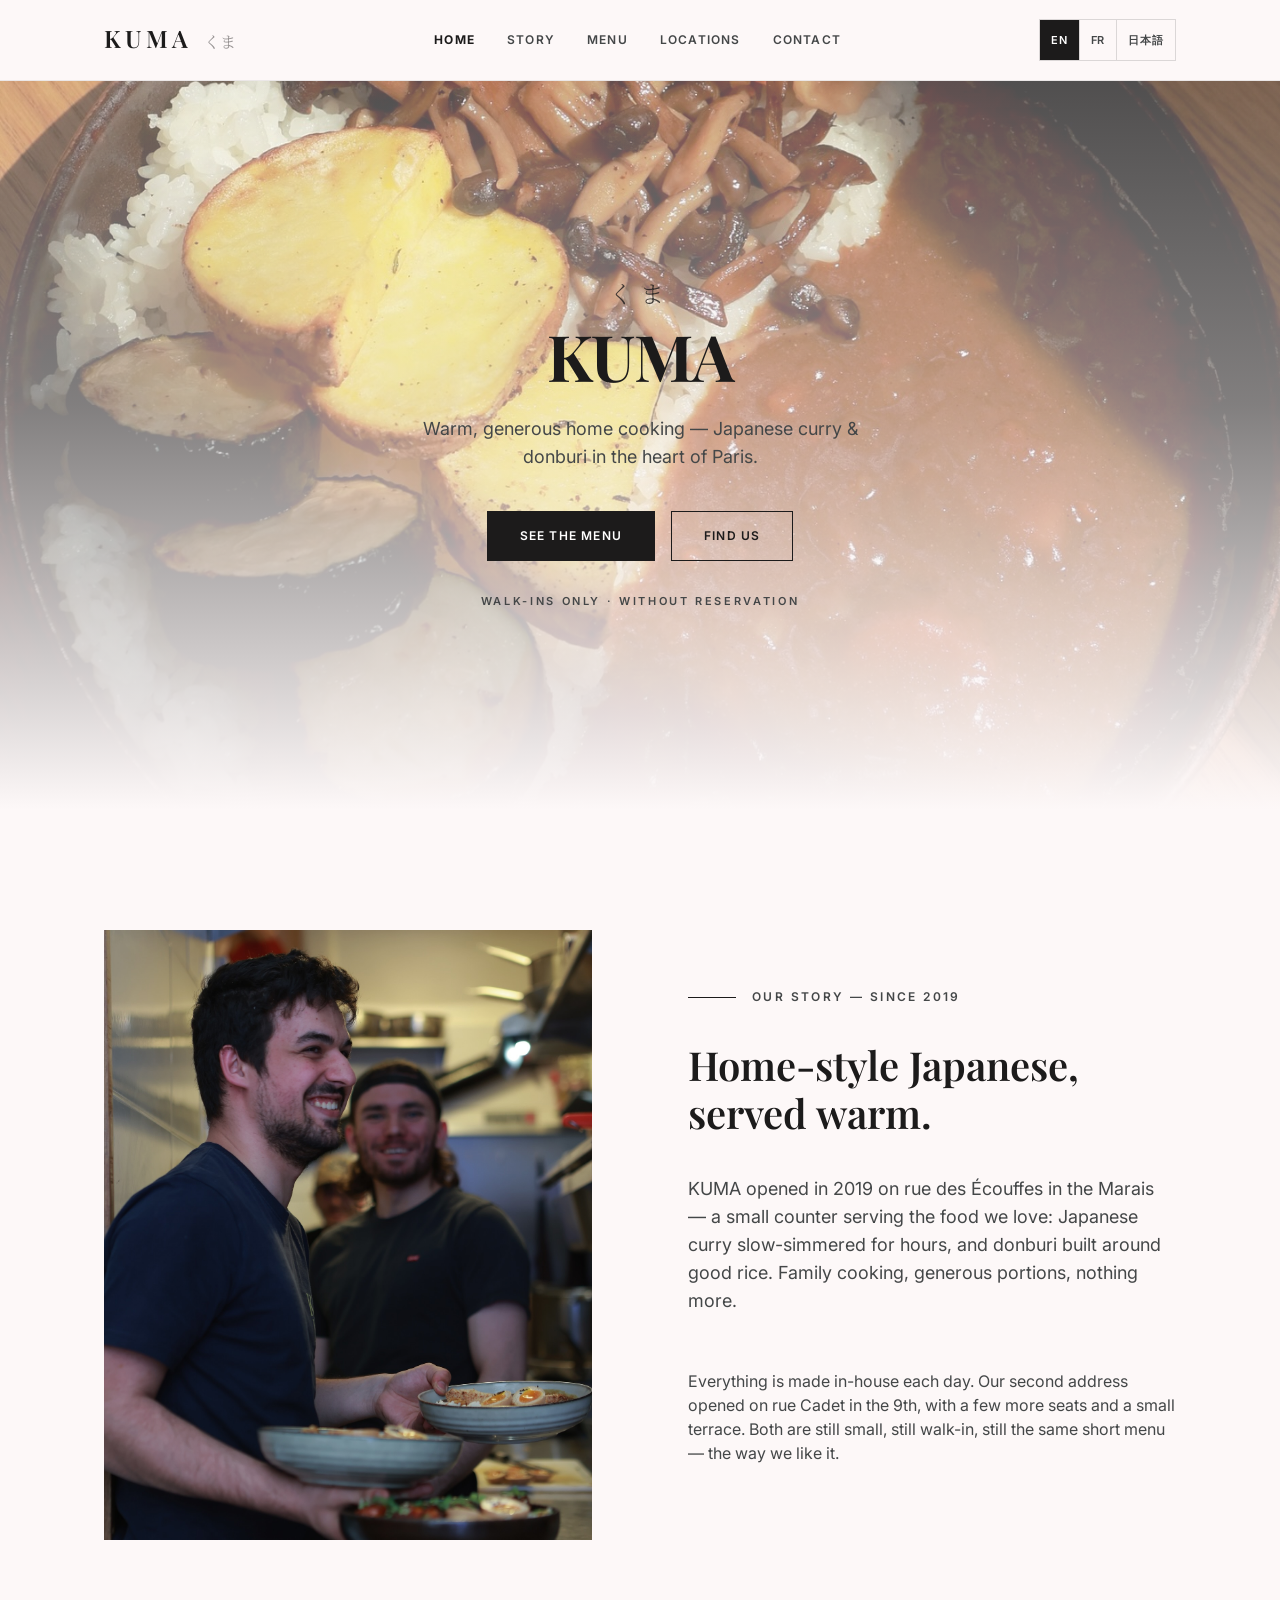
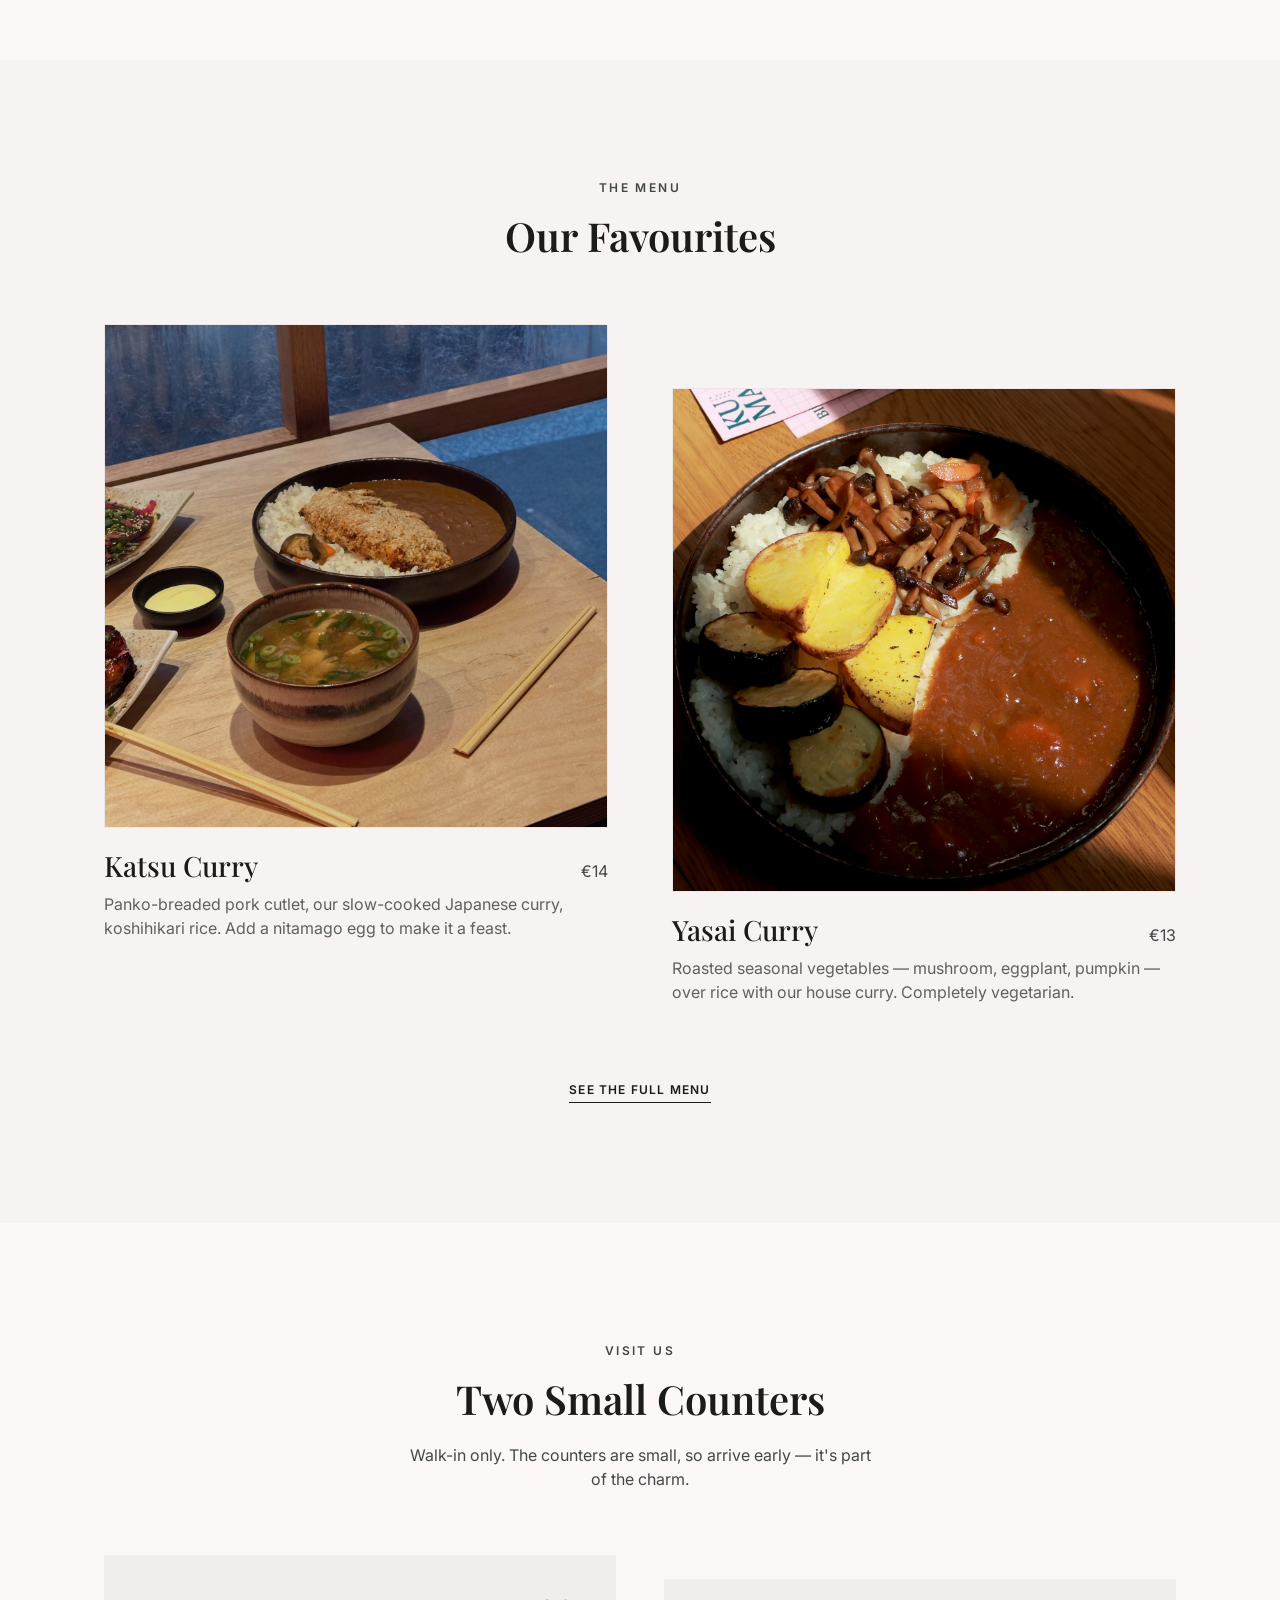
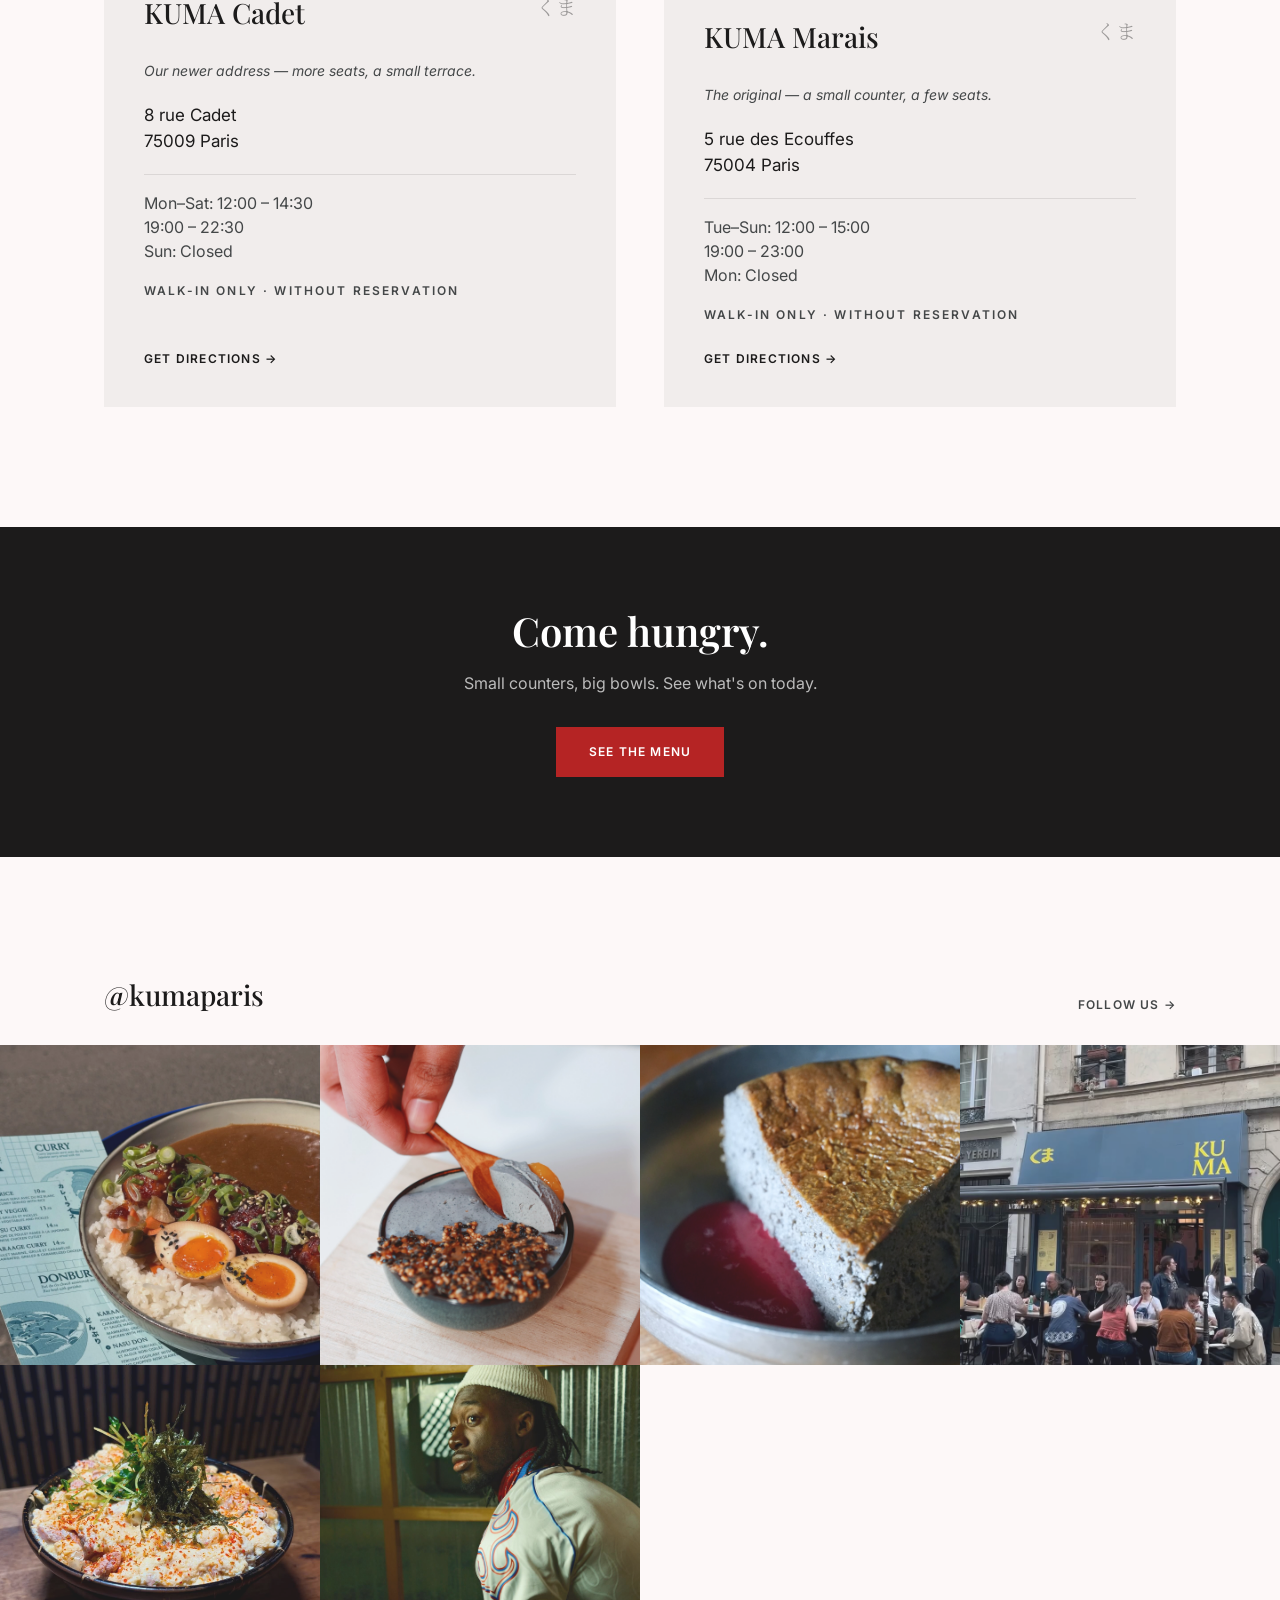
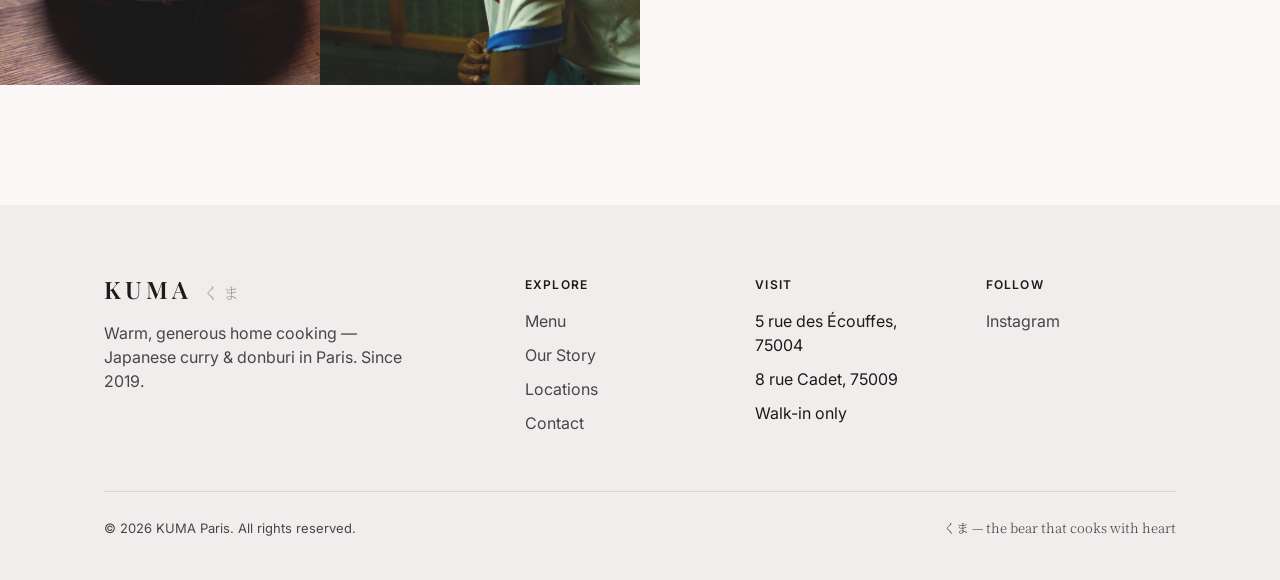
<file: index.html>
<!DOCTYPE html>
<html lang="en">
<head>
<meta charset="utf-8">
<meta name="viewport" content="width=device-width, initial-scale=1.0">
<title>KUMA Paris — Japanese Curry &amp; Donburi in Paris</title>
<meta name="description" content="KUMA Paris — cuisine familiale et généreuse. Japanese curry &amp; donburi, made from scratch every day. Two locations: Cadet (75009) and Marais (75004). Walk-ins only.">
<link rel="preconnect" href="https://fonts.googleapis.com">
<link rel="preconnect" href="https://fonts.gstatic.com" crossorigin>
<link href="https://fonts.googleapis.com/css2?family=Inter:wght@400;600;700&family=Playfair+Display:wght@500;600;700&family=Noto+Serif+JP:wght@300&display=swap" rel="stylesheet">
<link rel="icon" type="image/svg+xml" href="images/favicon.svg">
<link rel="stylesheet" href="css/style.css">
</head>
<body>

<header class="site-header">
  <div class="site-header__inner">
    <a class="brand" href="index.html">
      <span class="brand__name">KUMA</span>
      <span class="brand__jp">くま</span>
    </a>
    <nav class="nav label-caps" aria-label="Main">
      <a href="index.html" aria-current="page" data-i18n="nav.home">Home</a>
      <a href="index.html#story" data-i18n="nav.story">Story</a>
      <a href="menu.html" data-i18n="nav.menu">Menu</a>
      <a href="index.html#locations" data-i18n="nav.locations">Locations</a>
      <a href="contact.html" data-i18n="nav.contact">Contact</a>
    </nav>
    <div class="header-actions">
      <div class="lang-switch" role="group" aria-label="Language">
        <button type="button" data-lang="en">EN</button>
        <button type="button" data-lang="fr">FR</button>
        <button type="button" data-lang="ja">日本語</button>
      </div>
      <button type="button" class="menu-toggle" data-menu-toggle aria-label="Open menu">
        <span></span><span></span><span></span>
      </button>
    </div>
  </div>
  <nav class="mobile-nav label-caps" data-mobile-nav aria-label="Mobile">
    <a href="index.html" aria-current="page" data-i18n="nav.home">Home</a>
    <a href="index.html#story" data-i18n="nav.story">Story</a>
    <a href="menu.html" data-i18n="nav.menu">Menu</a>
    <a href="index.html#locations" data-i18n="nav.locations">Locations</a>
    <a href="contact.html" data-i18n="nav.contact">Contact</a>
  </nav>
</header>

<main>

  <!-- Hero -->
  <section class="hero">
    <div class="hero__media">
      <img src="images/vegetable-curry.jpg" alt="KUMA yasai curry, plated">
    </div>
    <div class="hero__content">
      <p class="jp hero__jp">くま</p>
      <h1 class="display">KUMA</h1>
      <p class="body-lg muted hero__tagline" data-i18n="hero.tagline">Cuisine familiale et généreuse — Japanese curry &amp; donburi in the heart of Paris.</p>
      <div class="hero__actions">
        <a class="btn btn--primary label-caps" href="menu.html" data-i18n="hero.cta_menu">See the Menu</a>
        <a class="btn btn--ghost label-caps" href="#locations" data-i18n="hero.cta_find">Find Us</a>
      </div>
      <p class="hero__meta label-caps" data-i18n="hero.walkin">Walk-ins only · Sans réservation</p>
    </div>
  </section>

  <!-- Story -->
  <section class="section container" id="story">
    <div class="story-grid">
      <div class="story-grid__media">
        <img src="images/team-serving.jpg" alt="The KUMA kitchen team, mid-service" loading="lazy">
      </div>
      <div class="story-grid__text">
        <div class="eyebrow label-caps" data-i18n="story.eyebrow">Our Story — Since 2019</div>
        <h2 class="headline-lg" data-i18n-html="story.title">Home-style Japanese,<br>served warm.</h2>
        <p class="body-lg muted" data-i18n="story.p1">KUMA opened in 2019 on rue des Écouffes in the Marais — a small counter serving the food we love: Japanese curry mijoté for hours, and donburi built around good rice. Family cooking, generous portions, nothing more.</p>
        <p class="muted" data-i18n="story.p2">Everything is made in-house each day. Our second address opened on rue Cadet in the 9th, with a few more seats and a small terrace. Both are still small, still walk-in, still the same short menu — the way we like it.</p>
      </div>
    </div>
  </section>

  <!-- Signature dishes -->
  <section class="section" style="background: var(--surface-low);">
    <div class="container">
      <div class="section-heading">
        <div class="eyebrow eyebrow--center label-caps" data-i18n="fav.eyebrow">The Menu</div>
        <h2 class="headline-lg" data-i18n="fav.title">Our Favourites</h2>
      </div>
      <div class="dish-grid dish-grid--offset">
        <article class="dish-card">
          <div class="dish-card__media">
            <img src="images/katsu-curry.jpg" alt="Katsu curry with miso soup" loading="lazy">
          </div>
          <div class="dish-card__body">
            <div class="dish-card__row">
              <h3 class="headline-md dish-card__title">Katsu Curry</h3>
              <span class="muted">€14</span>
            </div>
            <p class="dish-card__desc" data-i18n="dish.katsu.desc">Panko-breaded pork cutlet, our slow-cooked Japanese curry, koshihikari rice. Add a nitamago egg to make it a feast.</p>
          </div>
        </article>
        <article class="dish-card">
          <div class="dish-card__media">
            <img src="images/vegetable-curry.jpg" alt="Yasai (vegetable) curry" loading="lazy">
          </div>
          <div class="dish-card__body">
            <div class="dish-card__row">
              <h3 class="headline-md dish-card__title">Yasai Curry</h3>
              <span class="muted">€13</span>
            </div>
            <p class="dish-card__desc" data-i18n="dish.yasai.desc">Roasted seasonal vegetables — mushroom, aubergine, pumpkin — over rice with our house curry. Fully vegetarian.</p>
          </div>
        </article>
      </div>
      <div class="section-cta">
        <a class="link-underline label-caps" href="menu.html" data-i18n="fav.view_full">See the Full Menu</a>
      </div>
    </div>
  </section>

  <!-- Locations -->
  <section class="section container" id="locations">
    <div class="section-heading">
      <div class="eyebrow eyebrow--center label-caps" data-i18n="loc.eyebrow">Visit Us</div>
      <h2 class="headline-lg" data-i18n="loc.title">Two Small Counters</h2>
      <p class="muted section-heading__sub" data-i18n="loc.sub">Walk-in only. The counters are small, so arrive early — it's part of the charm.</p>
    </div>
    <div class="location-grid">
  <div class="location-card">
    <div class="location-card__head">
      <h3 class="headline-md">KUMA Cadet</h3>
      <span class="jp location-card__jp">くま</span>
    </div>

    <div>
      <p class="location-card__meta" data-i18n="loc.cadet_note">
        Our newer address — more seats, a small terrace.
      </p>

      <p class="location-card__addr">
        8 rue Cadet<br>75009 Paris
      </p>

      <hr class="rule">

      <p class="muted" style="margin:16px 0 0">
        Mon–Sat: 12:00 – 14:30<br>
        19:00 – 22:30<br>
        Sun: Closed
      </p>

      <p class="location-card__hours label-caps" data-i18n="loc.walkin_only">
        Walk-in only · Without reservation
      </p>
    </div>

    <a
      class="location-card__link label-caps"
      href="https://maps.google.com/?q=8+rue+Cadet+75009+Paris"
      target="_blank"
      rel="noopener"
      data-i18n="loc.directions"
    >
      Get Directions →
    </a>
  </div>


  <div class="location-card">
    <div class="location-card__head">
      <h3 class="headline-md">KUMA Marais</h3>
      <span class="jp location-card__jp">くま</span>
    </div>

    <div>
      <p class="location-card__meta" data-i18n="loc.marais_note">
        The original — a small counter, a few seats.
      </p>

      <p class="location-card__addr">
        5 rue des Ecouffes<br>75004 Paris
      </p>

      <hr class="rule">

      <p class="muted" style="margin:16px 0 0">
        Tue–Sun: 12:00 – 15:00<br>
        19:00 – 23:00<br>
        Mon: Closed
      </p>

      <p class="location-card__hours label-caps" data-i18n="loc.walkin_only">
        Walk-in only · Without reservation
      </p>
    </div>

    <a
      class="location-card__link label-caps"
      href="https://maps.google.com/?q=5+rue+des+Ecouffes+75004+Paris"
      target="_blank"
      rel="noopener"
      data-i18n="loc.directions"
    >
      Get Directions →
    </a>
  </div>
</div>
  </section>

  <!-- CTA strip -->
  <section class="cta-strip">
    <h2 class="headline-lg" data-i18n="cta.title">Come hungry.</h2>
    <p data-i18n="cta.body">Small counters, big bowls. See what's on today.</p>
    <a class="btn btn--red label-caps" href="menu.html" data-i18n="cta.see_menu">See the Menu</a>
  </section>

  <!-- Gallery -->
  <section class="section" style="padding-bottom:0">
    <div class="container gallery-head">
      <h2 class="headline-md">@kumaparis</h2>
      <a class="label-caps muted gallery-follow" href="https://www.instagram.com/kumaparis/" target="_blank" rel="noopener" data-i18n="gallery.follow">Follow Us →</a>
    </div>
    <div class="gallery">
      <a class="gallery__item" href="https://www.instagram.com/kumaparis/" target="_blank" rel="noopener"><img src="images/dish-2.jpg" alt="A KUMA plate" loading="lazy"></a>
      <a class="gallery__item" href="https://www.instagram.com/kumaparis/" target="_blank" rel="noopener"><img src="images/black-sesame-dessert.jpg" alt="Black sesame dessert" loading="lazy"></a>
      <a class="gallery__item" href="https://www.instagram.com/kumaparis/" target="_blank" rel="noopener"><img src="images/black-sesame-cheesecake.jpg" alt="Black sesame cheesecake" loading="lazy"></a>
      <a class="gallery__item" href="https://www.instagram.com/kumaparis/" target="_blank" rel="noopener"><img src="images/dish-4.jpg" alt="A KUMA dish" loading="lazy"></a>
      <a class="gallery__item" href="https://www.instagram.com/kumaparis/" target="_blank" rel="noopener"><img src="images/dish-5.jpg" alt="A KUMA dish" loading="lazy"></a>
      <a class="gallery__item" href="https://www.instagram.com/kumaparis/" target="_blank" rel="noopener"><img src="images/dish-6.jpg" alt="A KUMA dish" loading="lazy"></a>
    </div>
  </section>

</main>

<footer class="site-footer">
  <div class="container">
    <div class="site-footer__grid">
      <div>
        <p class="brand__name" style="margin:0 0 8px">KUMA <span class="jp" style="font-size:16px;color:rgba(28,27,27,0.4)">くま</span></p>
        <p class="muted" style="max-width:320px" data-i18n="footer.tagline">Warm, generous home cooking — Japanese curry &amp; donburi in Paris. Since 2019.</p>
      </div>
      <div>
        <h4 class="label-caps" data-i18n="footer.explore">Explore</h4>
        <ul>
          <li><a href="menu.html" data-i18n="nav.menu">Menu</a></li>
          <li><a href="index.html#story" data-i18n="footer.story">Our Story</a></li>
          <li><a href="index.html#locations" data-i18n="nav.locations">Locations</a></li>
          <li><a href="contact.html" data-i18n="nav.contact">Contact</a></li>
        </ul>
      </div>
      <div>
        <h4 class="label-caps" data-i18n="footer.visit">Visit</h4>
        <ul>
          <li>5 rue des Écouffes, 75004</li>
          <li>8 rue Cadet, 75009</li>
          <li data-i18n="footer.walkin">Walk-in only</li>
        </ul>
      </div>
      <div>
        <h4 class="label-caps" data-i18n="footer.follow">Follow</h4>
        <ul>
          <li><a href="https://www.instagram.com/kumaparis/" target="_blank" rel="noopener">Instagram</a></li>
        </ul>
      </div>
    </div>
    <div class="site-footer__bottom">
      <span data-i18n="footer.rights">© 2026 KUMA Paris. All rights reserved.</span>
      <span class="jp" data-i18n="footer.motto">くま — the bear that cooks with heart</span>
    </div>
  </div>
</footer>

<script src="js/i18n.js"></script>
<script src="js/app.js"></script>
</body>
</html>
</file>
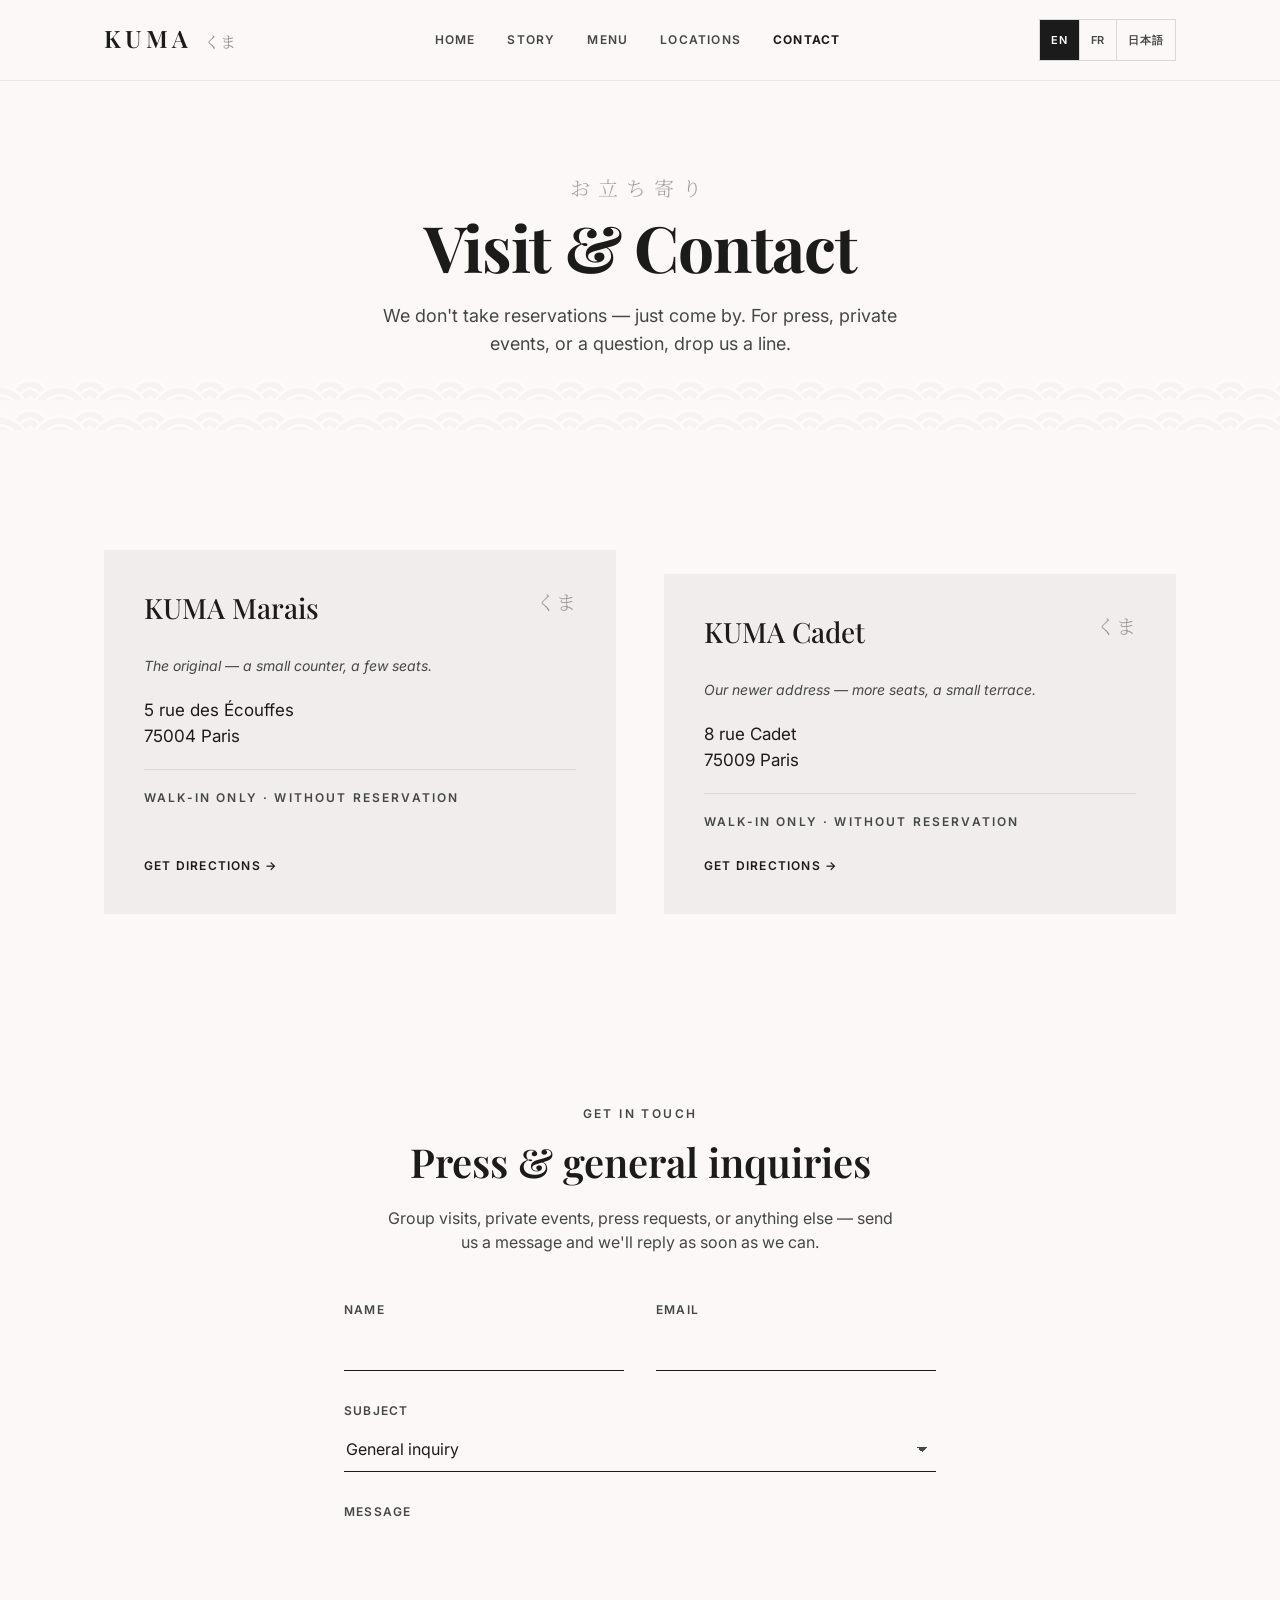
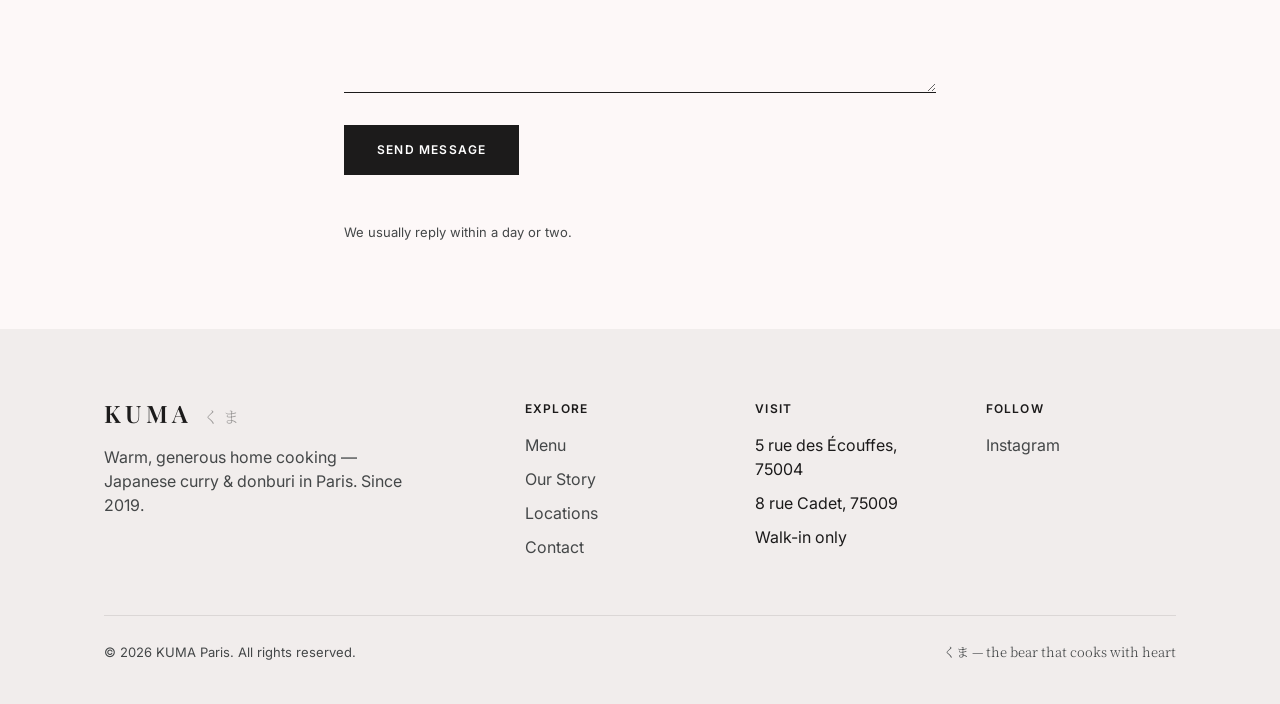
<file: contact.html>
<!DOCTYPE html>
<html lang="en">
<head>
<meta charset="utf-8">
<meta name="viewport" content="width=device-width, initial-scale=1.0">
<title>Visit &amp; Contact — KUMA Paris</title>
<meta name="description" content="Find KUMA Paris in the Marais (75004) or on rue Cadet (75009). Walk-ins only. For press and general inquiries, get in touch.">
<link rel="preconnect" href="https://fonts.googleapis.com">
<link rel="preconnect" href="https://fonts.gstatic.com" crossorigin>
<link href="https://fonts.googleapis.com/css2?family=Inter:wght@400;600;700&family=Playfair+Display:wght@500;600;700&family=Noto+Serif+JP:wght@300&display=swap" rel="stylesheet">
<link rel="icon" type="image/svg+xml" href="images/favicon.svg">
<link rel="stylesheet" href="css/style.css">
</head>
<body>

<header class="site-header">
  <div class="site-header__inner">
    <a class="brand" href="index.html">
      <span class="brand__name">KUMA</span>
      <span class="brand__jp">くま</span>
    </a>
    <nav class="nav label-caps" aria-label="Main">
      <a href="index.html" data-i18n="nav.home">Home</a>
      <a href="index.html#story" data-i18n="nav.story">Story</a>
      <a href="menu.html" data-i18n="nav.menu">Menu</a>
      <a href="index.html#locations" data-i18n="nav.locations">Locations</a>
      <a href="contact.html" aria-current="page" data-i18n="nav.contact">Contact</a>
    </nav>
    <div class="header-actions">
      <div class="lang-switch" role="group" aria-label="Language">
        <button type="button" data-lang="en">EN</button>
        <button type="button" data-lang="fr">FR</button>
        <button type="button" data-lang="ja">日本語</button>
      </div>
      <button type="button" class="menu-toggle" data-menu-toggle aria-label="Open menu">
        <span></span><span></span><span></span>
      </button>
    </div>
  </div>
  <nav class="mobile-nav label-caps" data-mobile-nav aria-label="Mobile">
    <a href="index.html" data-i18n="nav.home">Home</a>
    <a href="index.html#story" data-i18n="nav.story">Story</a>
    <a href="menu.html" data-i18n="nav.menu">Menu</a>
    <a href="index.html#locations" data-i18n="nav.locations">Locations</a>
    <a href="contact.html" aria-current="page" data-i18n="nav.contact">Contact</a>
  </nav>
</header>

<main>

  <section class="page-hero">
    <p class="jp page-hero__jp">お立ち寄り</p>
    <h1 class="display" data-i18n="visit.title">Visit &amp; Contact</h1>
    <p class="body-lg muted" style="max-width:560px;margin:20px auto 0" data-i18n="visit.sub">We don't take reservations — just come by. For press, private events, or a question, drop us a line.</p>
    <div class="seigaiha" aria-hidden="true"></div>
  </section>

  <!-- Locations -->
  <section class="section container">
    <div class="location-grid">
      <div class="location-card">
        <div class="location-card__head">
          <h3 class="headline-md">KUMA Marais</h3>
          <span class="jp location-card__jp">くま</span>
        </div>
        <div>
          <p class="location-card__meta" data-i18n="loc.marais_note">The original — a small counter, a few seats.</p>
          <p class="location-card__addr">5 rue des Écouffes<br>75004 Paris</p>
          <hr class="rule">
          <p class="location-card__hours label-caps" data-i18n="loc.walkin_only">Walk-in only · Sans réservation</p>
        </div>
        <a class="location-card__link label-caps" href="https://maps.google.com/?q=5+rue+des+Ecouffes+75004+Paris" target="_blank" rel="noopener" data-i18n="loc.directions">Get Directions →</a>
      </div>
      <div class="location-card">
        <div class="location-card__head">
          <h3 class="headline-md">KUMA Cadet</h3>
          <span class="jp location-card__jp">くま</span>
        </div>
        <div>
          <p class="location-card__meta" data-i18n="loc.cadet_note">Our newer address — more seats, a small terrace.</p>
          <p class="location-card__addr">8 rue Cadet<br>75009 Paris</p>
          <hr class="rule">
          <p class="location-card__hours label-caps" data-i18n="loc.walkin_only">Walk-in only · Sans réservation</p>
        </div>
        <a class="location-card__link label-caps" href="https://maps.google.com/?q=8+rue+Cadet+75009+Paris" target="_blank" rel="noopener" data-i18n="loc.directions">Get Directions →</a>
      </div>
    </div>
  </section>

  <!-- Contact form -->
  <section class="section--tight container" style="max-width:720px">
    <div class="contact-intro">
      <div class="eyebrow eyebrow--center label-caps" data-i18n="contact.eyebrow">Get in touch</div>
      <h2 class="headline-lg" style="text-align:center" data-i18n="contact.title">Press &amp; general inquiries</h2>
      <p class="muted contact-intro__body" data-i18n="contact.body">Group visits, private events, press requests, or anything else — send us a message and we'll reply as soon as we can.</p>
    </div>
    <!-- Set your Formspree (or similar) endpoint in the action attribute — see README.md -->
    <form class="form-grid" action="https://formspree.io/f/YOUR_FORM_ID" method="POST">
      <div class="form-grid form-grid--2">
        <div class="field"><label class="label-caps" for="c-name" data-i18n="contact.name">Name</label><input id="c-name" name="name" autocomplete="name" required></div>
        <div class="field"><label class="label-caps" for="c-email" data-i18n="contact.email">Email</label><input id="c-email" name="email" type="email" autocomplete="email" required></div>
      </div>
      <div class="field">
        <label class="label-caps" for="c-subject" data-i18n="contact.subject">Subject</label>
        <select id="c-subject" name="subject">
          <option value="general" data-i18n="contact.subject_general">General inquiry</option>
          <option value="group" data-i18n="contact.subject_group">Group visit</option>
          <option value="press" data-i18n="contact.subject_press">Press &amp; media</option>
          <option value="private" data-i18n="contact.subject_private">Private event</option>
        </select>
      </div>
      <div class="field"><label class="label-caps" for="c-message" data-i18n="contact.msg">Message</label><textarea id="c-message" name="message" rows="6" required></textarea></div>
      <button type="submit" class="btn btn--primary label-caps" style="justify-self:start" data-i18n="contact.submit">Send message</button>
      <p class="form-note" data-i18n="contact.note">We usually reply within a day or two.</p>
    </form>
  </section>

</main>

<footer class="site-footer" style="margin-top:0">
  <div class="container">
    <div class="site-footer__grid">
      <div>
        <p class="brand__name" style="margin:0 0 8px">KUMA <span class="jp" style="font-size:16px;color:rgba(28,27,27,0.4)">くま</span></p>
        <p class="muted" style="max-width:320px" data-i18n="footer.tagline">Cuisine familiale et généreuse — Japanese curry &amp; donburi in Paris. Since 2019.</p>
      </div>
      <div>
        <h4 class="label-caps" data-i18n="footer.explore">Explore</h4>
        <ul>
          <li><a href="menu.html" data-i18n="nav.menu">Menu</a></li>
          <li><a href="index.html#story" data-i18n="footer.story">Our Story</a></li>
          <li><a href="index.html#locations" data-i18n="nav.locations">Locations</a></li>
          <li><a href="contact.html" data-i18n="nav.contact">Contact</a></li>
        </ul>
      </div>
      <div>
        <h4 class="label-caps" data-i18n="footer.visit">Visit</h4>
        <ul>
          <li>5 rue des Écouffes, 75004</li>
          <li>8 rue Cadet, 75009</li>
          <li data-i18n="footer.walkin">Walk-in only</li>
        </ul>
      </div>
      <div>
        <h4 class="label-caps" data-i18n="footer.follow">Follow</h4>
        <ul>
          <li><a href="https://www.instagram.com/kumaparis/" target="_blank" rel="noopener">Instagram</a></li>
        </ul>
      </div>
    </div>
    <div class="site-footer__bottom">
      <span data-i18n="footer.rights">© 2026 KUMA Paris. All rights reserved.</span>
      <span class="jp" data-i18n="footer.motto">くま — the bear that cooks with heart</span>
    </div>
  </div>
</footer>

<script src="js/i18n.js"></script>
<script src="js/app.js"></script>
</body>
</html>
</file>
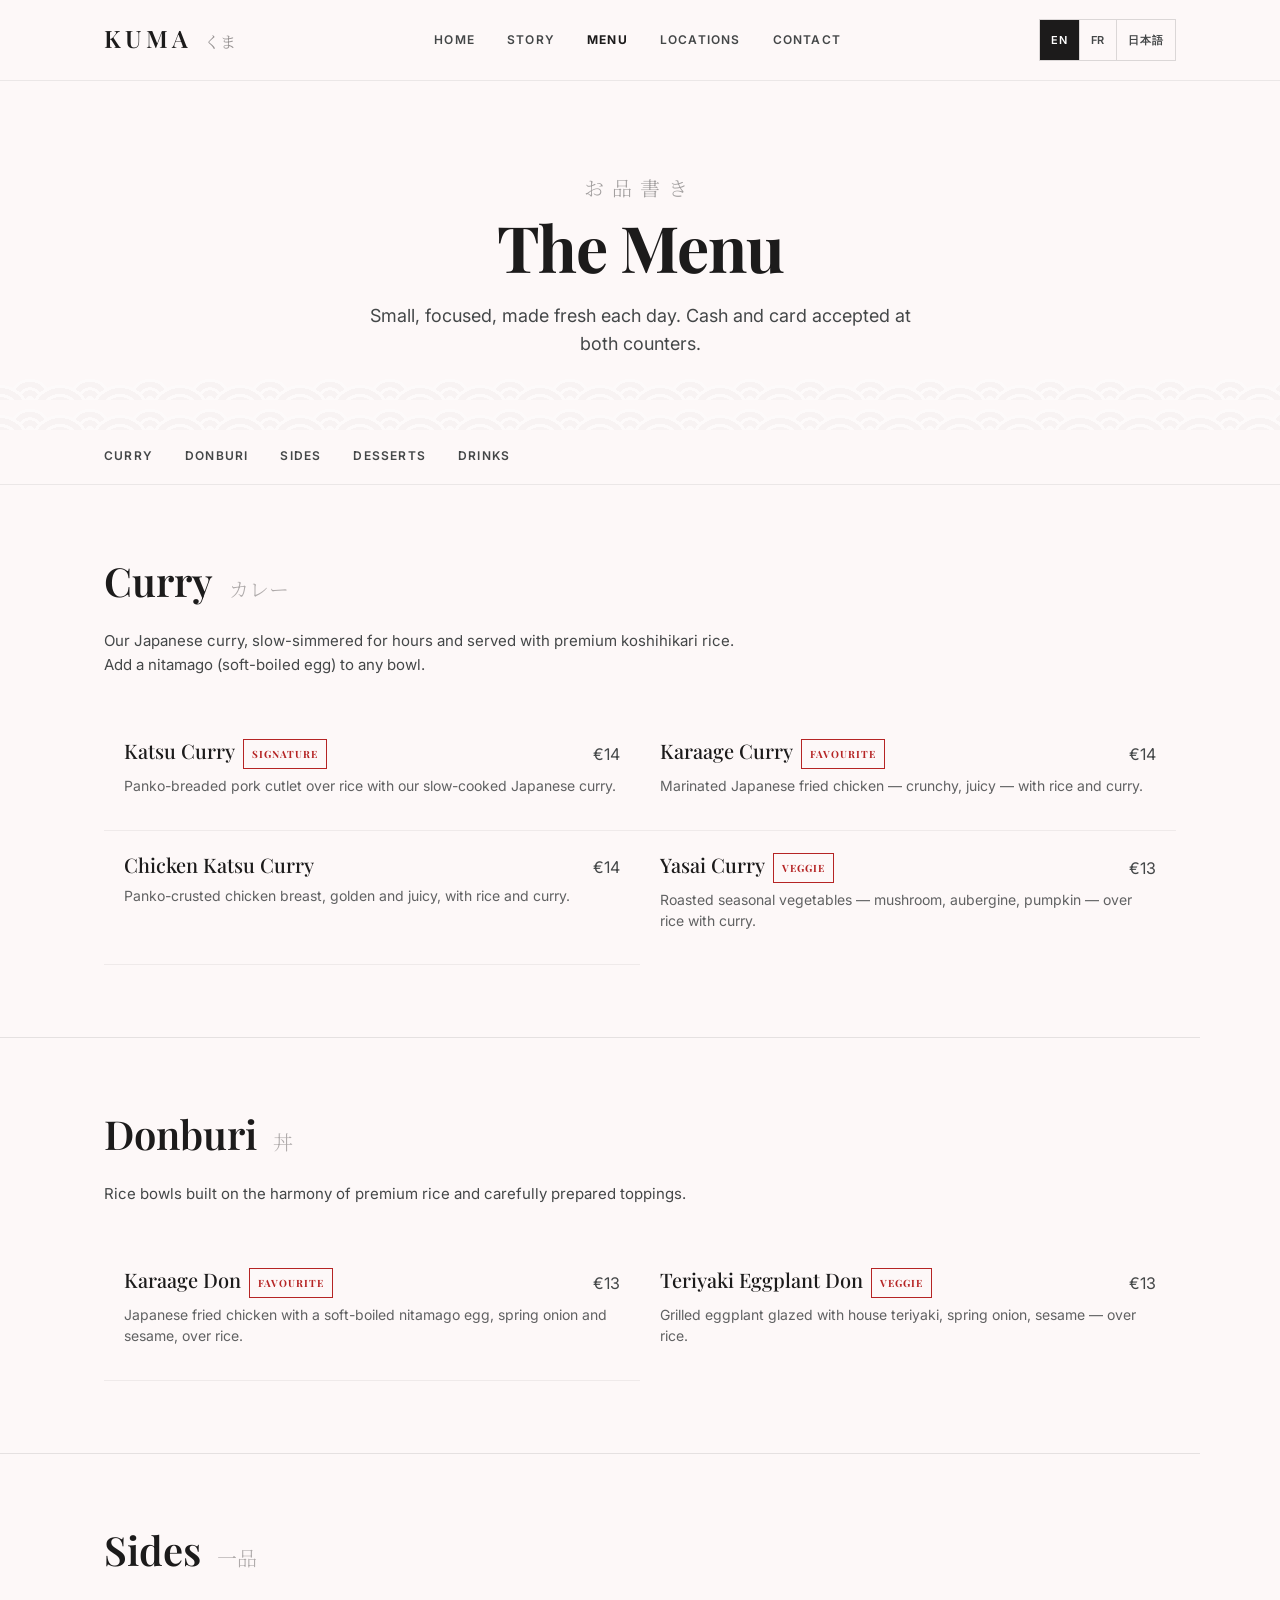
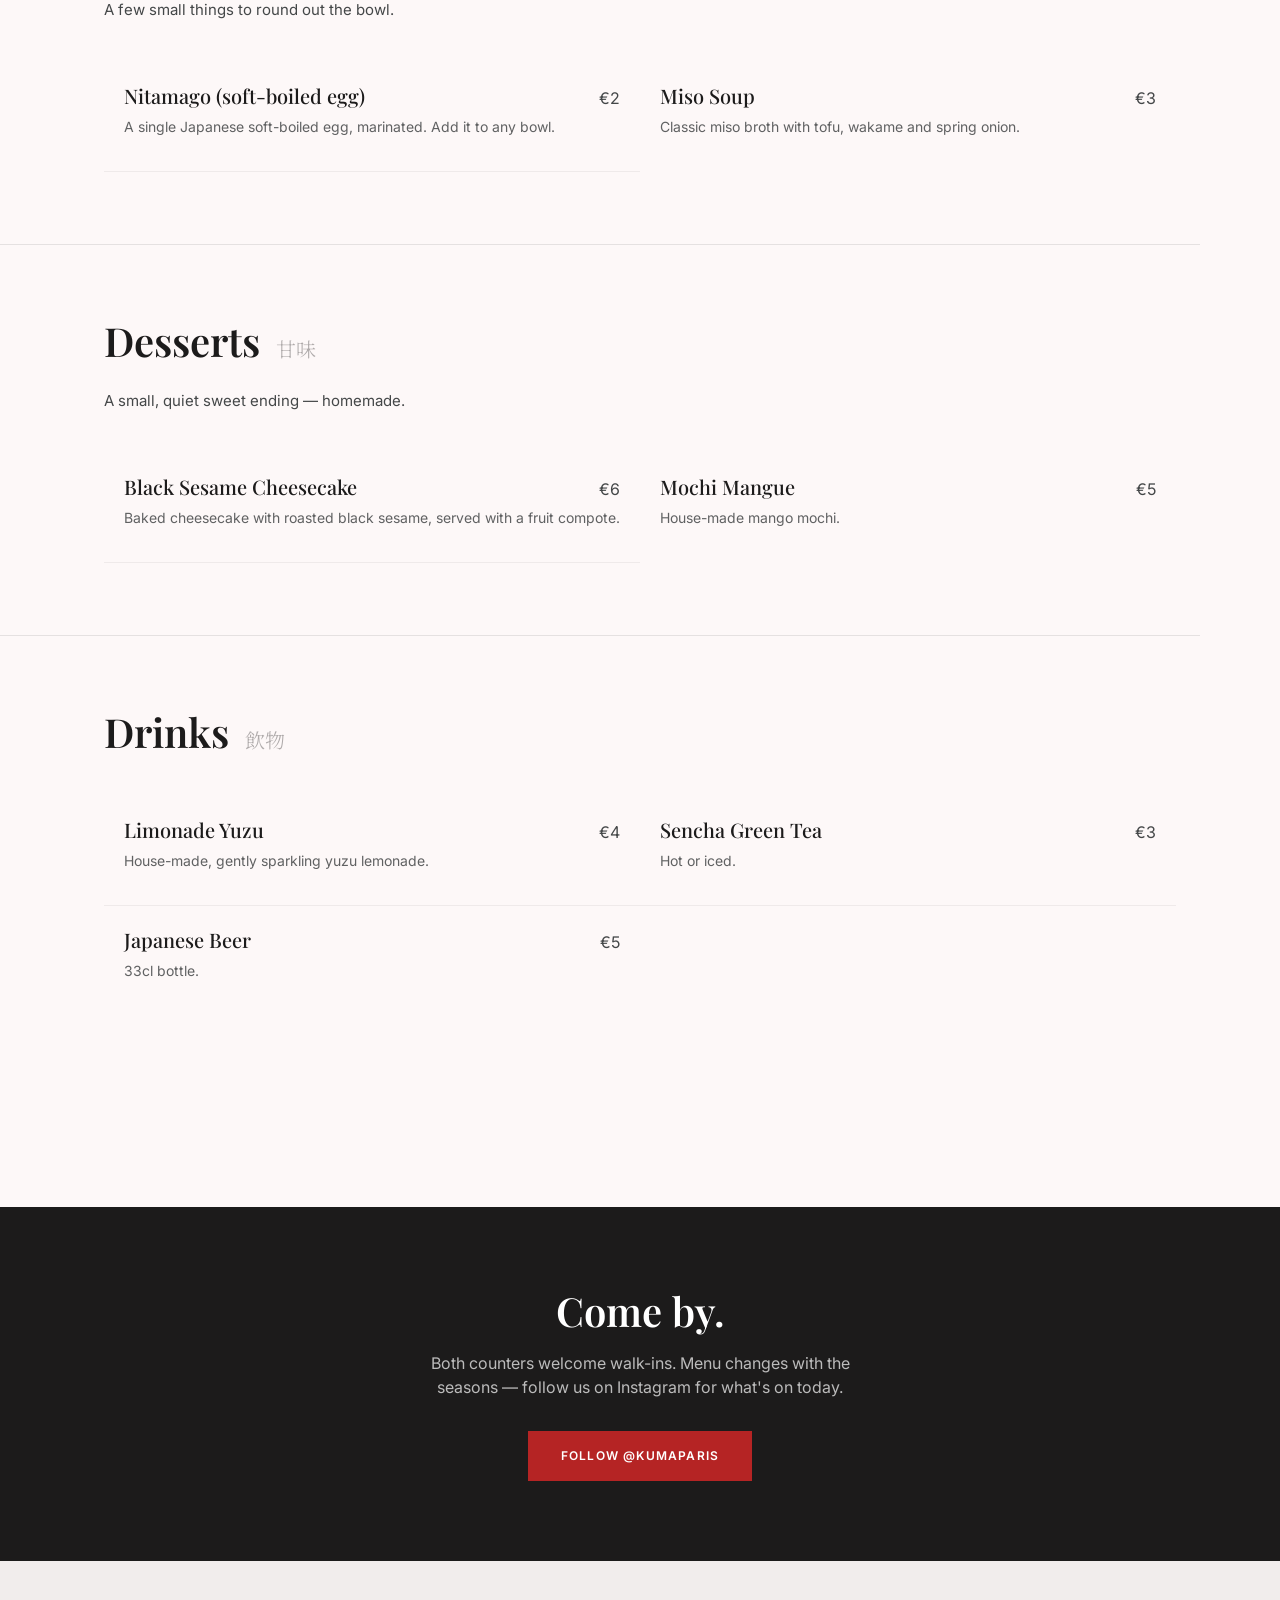
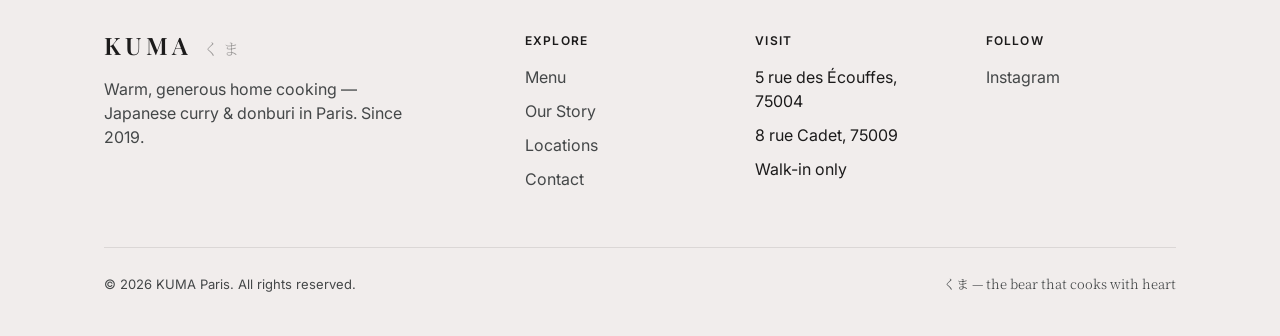
<file: menu.html>
<!DOCTYPE html>
<html lang="en">
<head>
<meta charset="utf-8">
<meta name="viewport" content="width=device-width, initial-scale=1.0">
<title>Menu — KUMA Paris | Japanese Curry &amp; Donburi</title>
<meta name="description" content="The KUMA menu: Japanese curry, donburi rice bowls, a few sides and desserts. Small, focused, made fresh each day.">
<link rel="preconnect" href="https://fonts.googleapis.com">
<link rel="preconnect" href="https://fonts.gstatic.com" crossorigin>
<link href="https://fonts.googleapis.com/css2?family=Inter:wght@400;600;700&family=Playfair+Display:wght@500;600;700&family=Noto+Serif+JP:wght@300&display=swap" rel="stylesheet">
<link rel="icon" type="image/svg+xml" href="images/favicon.svg">
<link rel="stylesheet" href="css/style.css">
</head>
<body>

<header class="site-header">
  <div class="site-header__inner">
    <a class="brand" href="index.html">
      <span class="brand__name">KUMA</span>
      <span class="brand__jp">くま</span>
    </a>
    <nav class="nav label-caps" aria-label="Main">
      <a href="index.html" data-i18n="nav.home">Home</a>
      <a href="index.html#story" data-i18n="nav.story">Story</a>
      <a href="menu.html" aria-current="page" data-i18n="nav.menu">Menu</a>
      <a href="index.html#locations" data-i18n="nav.locations">Locations</a>
      <a href="contact.html" data-i18n="nav.contact">Contact</a>
    </nav>
    <div class="header-actions">
      <div class="lang-switch" role="group" aria-label="Language">
        <button type="button" data-lang="en">EN</button>
        <button type="button" data-lang="fr">FR</button>
        <button type="button" data-lang="ja">日本語</button>
      </div>
      <button type="button" class="menu-toggle" data-menu-toggle aria-label="Open menu">
        <span></span><span></span><span></span>
      </button>
    </div>
  </div>
  <nav class="mobile-nav label-caps" data-mobile-nav aria-label="Mobile">
    <a href="index.html" data-i18n="nav.home">Home</a>
    <a href="index.html#story" data-i18n="nav.story">Story</a>
    <a href="menu.html" aria-current="page" data-i18n="nav.menu">Menu</a>
    <a href="index.html#locations" data-i18n="nav.locations">Locations</a>
    <a href="contact.html" data-i18n="nav.contact">Contact</a>
  </nav>
</header>

<main>

  <section class="page-hero">
    <p class="jp page-hero__jp">お品書き</p>
    <h1 class="display" data-i18n="menupage.title">The Menu</h1>
    <p class="body-lg muted" style="max-width:560px;margin:20px auto 0" data-i18n="menupage.sub">Small, focused, made fresh each day. Cash and card accepted at both counters.</p>
    <div class="seigaiha" aria-hidden="true"></div>
  </section>

  <nav class="menu-nav" aria-label="Menu sections">
    <div class="menu-nav__inner" data-menu-nav></div>
  </nav>

  <div data-menu-mount></div>

  <section class="cta-strip" style="margin-top:var(--section-gap)">
    <h2 class="headline-lg" data-i18n="cta2.title">Come by.</h2>
    <p data-i18n="cta2.body">Both counters welcome walk-ins. Menu changes with the seasons — follow us on Instagram for what's on today.</p>
    <a class="btn btn--red label-caps" href="https://www.instagram.com/kumaparis/" target="_blank" rel="noopener" data-i18n="cta2.follow">Follow @kumaparis</a>
  </section>

</main>

<footer class="site-footer" style="margin-top:0">
  <div class="container">
    <div class="site-footer__grid">
      <div>
        <p class="brand__name" style="margin:0 0 8px">KUMA <span class="jp" style="font-size:16px;color:rgba(28,27,27,0.4)">くま</span></p>
        <p class="muted" style="max-width:320px" data-i18n="footer.tagline">Cuisine familiale et généreuse — Japanese curry &amp; donburi in Paris. Since 2019.</p>
      </div>
      <div>
        <h4 class="label-caps" data-i18n="footer.explore">Explore</h4>
        <ul>
          <li><a href="menu.html" data-i18n="nav.menu">Menu</a></li>
          <li><a href="index.html#story" data-i18n="footer.story">Our Story</a></li>
          <li><a href="index.html#locations" data-i18n="nav.locations">Locations</a></li>
          <li><a href="contact.html" data-i18n="nav.contact">Contact</a></li>
        </ul>
      </div>
      <div>
        <h4 class="label-caps" data-i18n="footer.visit">Visit</h4>
        <ul>
          <li>5 rue des Écouffes, 75004</li>
          <li>8 rue Cadet, 75009</li>
          <li data-i18n="footer.walkin">Walk-in only</li>
        </ul>
      </div>
      <div>
        <h4 class="label-caps" data-i18n="footer.follow">Follow</h4>
        <ul>
          <li><a href="https://www.instagram.com/kumaparis/" target="_blank" rel="noopener">Instagram</a></li>
        </ul>
      </div>
    </div>
    <div class="site-footer__bottom">
      <span data-i18n="footer.rights">© 2026 KUMA Paris. All rights reserved.</span>
      <span class="jp" data-i18n="footer.motto">くま — the bear that cooks with heart</span>
    </div>
  </div>
</footer>

<script src="js/i18n.js"></script>
<script src="js/app.js"></script>
</body>
</html>
</file>
<file: css/style.css>
/* ==========================================================================
   KUMA Paris — Design System
   Tokyo minimalism × Parisian elegance. Sharp corners, hairline rules,
   warm cream canvas, red used only as a "stamp".
   ========================================================================== */

:root {
  --surface: #fdf8f8;
  --surface-low: #f7f3f2;
  --surface-container: #f1edec;
  --surface-high: #ebe7e6;
  --ink: #1c1b1b;
  --ink-soft: #444748;
  --outline: #c4c7c7;
  --red: #b52424;
  --red-deep: #93000a;
  --white: #ffffff;

  --font-display: "Playfair Display", Georgia, serif;
  --font-body: "Inter", -apple-system, sans-serif;
  --font-jp: "Noto Serif JP", serif;

  --container: 1200px;
  --gutter: 24px;
  --margin: 20px;
  --section-gap: 120px;
  --ease: 400ms ease-in-out;
}

@media (min-width: 1024px) {
  :root { --margin: 64px; }
}

* { box-sizing: border-box; }

html { scroll-behavior: smooth; }
@media (prefers-reduced-motion: reduce) {
  html { scroll-behavior: auto; }
  *, *::before, *::after { animation-duration: 0.01ms !important; transition-duration: 0.01ms !important; }
}

body {
  margin: 0;
  background: var(--surface);
  color: var(--ink);
  font-family: var(--font-body);
  font-size: 16px;
  line-height: 24px;
  -webkit-font-smoothing: antialiased;
}

img { display: block; max-width: 100%; }
a { color: inherit; }
button { font: inherit; cursor: pointer; }

:focus-visible { outline: 2px solid var(--red); outline-offset: 3px; }

/* ---------- Type roles ---------- */

.display {
  font-family: var(--font-display);
  font-size: clamp(44px, 8vw, 64px);
  font-weight: 700;
  line-height: 1.1;
  letter-spacing: -0.02em;
  margin: 0;
}

.headline-lg {
  font-family: var(--font-display);
  font-size: clamp(32px, 5vw, 40px);
  font-weight: 600;
  line-height: 1.2;
  margin: 0;
}

.headline-md {
  font-family: var(--font-display);
  font-size: 28px;
  font-weight: 500;
  line-height: 36px;
  margin: 0;
}

.body-lg { font-size: 18px; line-height: 28px; }

.label-caps {
  font-family: var(--font-body);
  font-size: 12px;
  font-weight: 600;
  line-height: 16px;
  letter-spacing: 0.1em;
  text-transform: uppercase;
}

.jp {
  font-family: var(--font-jp);
  font-weight: 300;
}

.muted { color: var(--ink-soft); }

/* ---------- Layout ---------- */

.container {
  max-width: var(--container);
  margin: 0 auto;
  padding-left: var(--margin);
  padding-right: var(--margin);
}

.section { padding-top: var(--section-gap); padding-bottom: var(--section-gap); }
.section--tight { padding-top: 72px; padding-bottom: 72px; }

.eyebrow {
  display: flex;
  align-items: center;
  gap: 16px;
  margin-bottom: 16px;
  color: var(--ink-soft);
  letter-spacing: 0.2em;
}
.eyebrow::before {
  content: "";
  display: block;
  width: 48px;
  height: 1px;
  background: var(--ink);
}
.eyebrow--center { justify-content: center; }
.eyebrow--center::before { display: none; }

.rule { height: 1px; background: rgba(28, 27, 27, 0.1); border: 0; margin: 0; }

/* ---------- Header ---------- */

.site-header {
  position: fixed;
  inset: 0 0 auto 0;
  z-index: 50;
  background: var(--surface);
  border-bottom: 1px solid rgba(28, 27, 27, 0.08);
}

.site-header__inner {
  height: 80px;
  max-width: var(--container);
  margin: 0 auto;
  padding: 0 var(--margin);
  display: flex;
  align-items: center;
  justify-content: space-between;
  gap: 24px;
}

.brand {
  display: flex;
  align-items: baseline;
  gap: 12px;
  text-decoration: none;
}
.brand__name {
  font-family: var(--font-display);
  font-size: 24px;
  font-weight: 600;
  letter-spacing: 0.18em;
}
.brand__jp { font-family: var(--font-jp); font-size: 16px; color: rgba(28,27,27,0.45); }

.nav { display: none; align-items: center; gap: 32px; }
@media (min-width: 900px) { .nav { display: flex; } }

.nav a {
  text-decoration: none;
  color: var(--ink-soft);
  transition: color var(--ease);
}
.nav a:hover { color: var(--ink); }
.nav a[aria-current="page"] { color: var(--ink); font-weight: 700; }

.header-actions { display: flex; align-items: center; gap: 16px; }

.cart-button {
  position: relative;
  display: flex;
  align-items: center;
  gap: 10px;
  background: var(--ink);
  color: var(--white);
  border: 0;
  padding: 10px 18px;
  letter-spacing: 0.1em;
  transition: background var(--ease);
}
.cart-button:hover { background: var(--red); }
.cart-button__count {
  min-width: 20px;
  height: 20px;
  padding: 0 5px;
  display: inline-flex;
  align-items: center;
  justify-content: center;
  background: var(--red);
  color: var(--white);
  font-size: 11px;
  font-weight: 700;
}
.cart-button:hover .cart-button__count { background: var(--white); color: var(--red); }

.menu-toggle {
  display: inline-flex;
  flex-direction: column;
  gap: 5px;
  background: none;
  border: 0;
  padding: 8px;
}
.menu-toggle span { width: 22px; height: 1.5px; background: var(--ink); }
@media (min-width: 900px) { .menu-toggle { display: none; } }

.mobile-nav {
  display: none;
  border-top: 1px solid rgba(28,27,27,0.08);
  background: var(--surface);
  padding: 8px var(--margin) 24px;
}
.mobile-nav.is-open { display: block; }
.mobile-nav a {
  display: block;
  padding: 14px 0;
  text-decoration: none;
  border-bottom: 1px solid rgba(28,27,27,0.06);
  color: var(--ink-soft);
}
.mobile-nav a[aria-current="page"] { color: var(--ink); font-weight: 700; }

main { padding-top: 80px; }

/* ---------- Buttons ---------- */

.btn {
  display: inline-block;
  padding: 16px 32px;
  text-decoration: none;
  text-align: center;
  border: 1px solid transparent;
  transition: background var(--ease), color var(--ease), border-color var(--ease);
}
.btn--primary { background: var(--ink); color: var(--white); }
.btn--primary:hover { background: var(--red); }
.btn--ghost { background: transparent; color: var(--ink); border-color: var(--ink); }
.btn--ghost:hover { background: rgba(28,27,27,0.05); }
.btn--red { background: var(--red); color: var(--white); }
.btn--red:hover { background: var(--red-deep); }
.btn[disabled] { opacity: 0.4; pointer-events: none; }

.link-underline {
  display: inline-block;
  padding-bottom: 4px;
  border-bottom: 1px solid var(--ink);
  text-decoration: none;
  transition: color var(--ease), border-color var(--ease);
}
.link-underline:hover { color: var(--red); border-color: var(--red); }

/* ---------- Hero ---------- */

.hero {
  position: relative;
  min-height: 90vh;
  margin-top: -80px;
  display: flex;
  align-items: center;
  justify-content: center;
  overflow: hidden;
  text-align: center;
}
.hero__media { position: absolute; inset: 0; background: var(--surface-high); }
.hero__media img { width: 100%; height: 100%; object-fit: cover; opacity: 0.8; }
.hero__media::after {
  content: "";
  position: absolute;
  inset: 0;
  background: linear-gradient(to top, var(--surface), rgba(253,248,248,0.4), rgba(253,248,248,0.1));
}
.hero__content {
  position: relative;
  z-index: 1;
  padding: 120px var(--margin) 40px;
  max-width: 800px;
  animation: fade-up 1s ease-out both;
}
.hero__jp { font-size: 24px; letter-spacing: 0.3em; opacity: 0.8; margin: 0 0 16px; }
.hero__tagline { max-width: 500px; margin: 24px auto 40px; }
.hero__actions { display: flex; flex-direction: column; gap: 16px; align-items: center; }
@media (min-width: 640px) { .hero__actions { flex-direction: row; justify-content: center; } }

@keyframes fade-up {
  from { opacity: 0; transform: translateY(24px); }
  to { opacity: 1; transform: translateY(0); }
}

/* Page hero (interior pages) */
.page-hero {
  padding: 96px var(--margin) 72px;
  text-align: center;
  position: relative;
}
.page-hero__jp {
  font-size: 20px;
  letter-spacing: 0.4em;
  color: rgba(28,27,27,0.4);
  margin: 0 0 12px;
}

/* Seigaiha wave pattern — the brand's signature texture */
.seigaiha {
  position: absolute;
  inset: auto 0 0 0;
  height: 60px;
  pointer-events: none;
  opacity: 0.4;
  background-color: transparent;
  background-image:
    radial-gradient(circle at 100% 150%, #f1edec 24%, #ffffff 24%, #ffffff 28%, #f1edec 28%, #f1edec 36%, #ffffff 36%, #ffffff 40%, transparent 40%, transparent),
    radial-gradient(circle at 0 150%, #f1edec 24%, #ffffff 24%, #ffffff 28%, #f1edec 28%, #f1edec 36%, #ffffff 36%, #ffffff 40%, transparent 40%, transparent),
    radial-gradient(circle at 50% 100%, #ffffff 10%, #f1edec 10%, #f1edec 23%, #ffffff 23%, #ffffff 30%, #f1edec 30%, #f1edec 43%, #ffffff 43%, #ffffff 50%, transparent 50%, transparent);
  background-size: 60px 30px;
}

/* ---------- Story ---------- */

.story-grid {
  display: grid;
  grid-template-columns: 1fr;
  gap: 64px;
  align-items: center;
}
@media (min-width: 1024px) { .story-grid { grid-template-columns: 1fr 1fr; gap: 96px; } }

.story-grid__media {
  position: relative;
  aspect-ratio: 4 / 5;
  overflow: hidden;
  background: var(--surface-low);
}
.story-grid__media img {
  width: 100%; height: 100%; object-fit: cover;
  transition: transform 700ms ease;
}
.story-grid__media:hover img { transform: scale(1.05); }

.story-grid__text { display: flex; flex-direction: column; gap: 20px; }

/* ---------- Dish cards ---------- */

.dish-grid {
  display: grid;
  grid-template-columns: 1fr;
  gap: 48px;
}
@media (min-width: 768px) { .dish-grid { grid-template-columns: 1fr 1fr; gap: 64px; } }
.dish-grid .dish-card:nth-child(even) { transform: none; }
@media (min-width: 1024px) {
  .dish-grid--offset .dish-card:nth-child(even) { margin-top: 64px; }
}

.dish-card { position: relative; }
.dish-card__media {
  aspect-ratio: 1 / 1;
  overflow: hidden;
  background: var(--surface);
  border: 1px solid rgba(28,27,27,0.08);
}
.dish-card__media img {
  width: 100%; height: 100%; object-fit: cover;
  transition: transform 700ms ease;
}
.dish-card:hover .dish-card__media img { transform: scale(1.03); }

.dish-card__body { padding-top: 20px; position: relative; }
.dish-card__body::before {
  content: "";
  position: absolute;
  left: -16px;
  top: 26px;
  width: 2px;
  height: 0;
  background: var(--red);
  transition: height var(--ease);
}
.dish-card:hover .dish-card__body::before { height: calc(100% - 26px); }

.dish-card__row {
  display: flex;
  justify-content: space-between;
  align-items: baseline;
  gap: 16px;
}
.dish-card__title { transition: color var(--ease); }
.dish-card:hover .dish-card__title { color: var(--red); }
.dish-card__desc { color: rgba(68,71,72,0.85); margin: 8px 0 0; }

/* ---------- Menu page ---------- */

.menu-nav {
  position: sticky;
  top: 80px;
  z-index: 30;
  background: var(--surface);
  border-bottom: 1px solid rgba(28,27,27,0.08);
  overflow-x: auto;
}
.menu-nav__inner {
  display: flex;
  gap: 32px;
  max-width: var(--container);
  margin: 0 auto;
  padding: 0 var(--margin);
}
.menu-nav a {
  padding: 18px 0;
  white-space: nowrap;
  text-decoration: none;
  color: var(--ink-soft);
  border-bottom: 2px solid transparent;
  transition: color var(--ease), border-color var(--ease);
}
.menu-nav a:hover { color: var(--ink); }

.menu-section { scroll-margin-top: 150px; }

.menu-section__head {
  display: flex;
  align-items: baseline;
  gap: 16px;
  margin-bottom: 40px;
}
.menu-section__jp { font-size: 20px; color: rgba(28,27,27,0.35); }

.menu-items {
  display: grid;
  grid-template-columns: 1fr;
  gap: 12px;
}
@media (min-width: 900px) { .menu-items { grid-template-columns: 1fr 1fr; column-gap: 48px; } }

.menu-item {
  display: flex;
  gap: 20px;
  padding: 20px;
  background: transparent;
  transition: background var(--ease);
}
.menu-item:hover { background: var(--surface-low); }

.menu-item__media {
  width: 88px;
  height: 88px;
  flex: 0 0 88px;
  overflow: hidden;
  background: var(--surface-container);
  border: 1px solid rgba(28,27,27,0.08);
}
.menu-item__media img { width: 100%; height: 100%; object-fit: cover; }

.menu-item__body { flex: 1; min-width: 0; }
.menu-item__row {
  display: flex;
  justify-content: space-between;
  align-items: baseline;
  gap: 12px;
}
.menu-item__name { font-family: var(--font-display); font-size: 20px; font-weight: 500; margin: 0; }
.menu-item__price { color: var(--ink-soft); white-space: nowrap; }
.menu-item__desc { margin: 6px 0 12px; font-size: 14px; line-height: 21px; color: rgba(68,71,72,0.85); }

.menu-item__tag {
  display: inline-block;
  margin-left: 8px;
  padding: 2px 8px;
  font-size: 10px;
  font-weight: 700;
  letter-spacing: 0.1em;
  text-transform: uppercase;
  color: var(--red);
  border: 1px solid var(--red);
  vertical-align: middle;
}

.add-btn {
  background: transparent;
  border: 1px solid var(--ink);
  padding: 8px 18px;
  font-size: 12px;
  font-weight: 600;
  letter-spacing: 0.1em;
  text-transform: uppercase;
  transition: background var(--ease), color var(--ease), border-color var(--ease);
}
.add-btn:hover { background: var(--ink); color: var(--white); }
.add-btn.is-added { background: var(--red); border-color: var(--red); color: var(--white); }

/* ---------- Locations ---------- */

.location-grid {
  display: grid;
  grid-template-columns: 1fr;
  gap: 32px;
}
@media (min-width: 768px) { .location-grid { grid-template-columns: 1fr 1fr; gap: 48px; } }

.location-card {
  background: var(--surface-container);
  padding: 40px;
  display: flex;
  flex-direction: column;
  gap: 28px;
  transition: box-shadow 500ms ease;
}
.location-card:hover { box-shadow: 0 20px 40px rgba(0,0,0,0.06); }
@media (min-width: 768px) { .location-card:nth-child(even) { margin-top: 32px; } }

.location-card__head { display: flex; justify-content: space-between; align-items: flex-start; }
.location-card__jp { font-size: 20px; color: rgba(28,27,27,0.4); }
.location-card__link {
  margin-top: auto;
  display: inline-flex;
  align-items: center;
  gap: 8px;
  text-decoration: none;
  transition: color var(--ease);
}
.location-card__link:hover { color: var(--red); }

/* ---------- Gallery ---------- */

.gallery {
  display: grid;
  grid-template-columns: repeat(2, 1fr);
}
@media (min-width: 768px) { .gallery { grid-template-columns: repeat(4, 1fr); } }
.gallery__item { aspect-ratio: 1 / 1; overflow: hidden; }
.gallery__item img {
  width: 100%; height: 100%; object-fit: cover;
  opacity: 0.9;
  transition: transform 700ms ease, opacity 700ms ease;
}
.gallery__item:hover img { transform: scale(1.1); opacity: 1; }

/* ---------- Forms ---------- */

.field { display: flex; flex-direction: column; gap: 8px; }
.field label { color: var(--ink-soft); }
.field input,
.field select,
.field textarea {
  border: 0;
  border-bottom: 1px solid var(--ink);
  background: transparent;
  padding: 10px 2px;
  font: inherit;
  color: var(--ink);
  border-radius: 0;
  transition: border-color var(--ease);
}
.field input:focus,
.field select:focus,
.field textarea:focus {
  outline: none;
  border-bottom: 2px solid var(--ink);
}
.field textarea { resize: vertical; min-height: 100px; }

.form-grid { display: grid; grid-template-columns: 1fr; gap: 32px; }
@media (min-width: 640px) { .form-grid--2 { grid-template-columns: 1fr 1fr; } }

.form-note { font-size: 13px; color: var(--ink-soft); }

/* ---------- Cart drawer ---------- */

.cart-overlay {
  position: fixed;
  inset: 0;
  z-index: 90;
  background: rgba(28,27,27,0.4);
  opacity: 0;
  pointer-events: none;
  transition: opacity var(--ease);
}
.cart-overlay.is-open { opacity: 1; pointer-events: auto; }

.cart-drawer {
  position: fixed;
  top: 0;
  right: 0;
  bottom: 0;
  z-index: 100;
  width: min(440px, 100vw);
  background: var(--surface);
  display: flex;
  flex-direction: column;
  transform: translateX(100%);
  transition: transform var(--ease);
  box-shadow: -10px 0 40px rgba(0,0,0,0.08);
}
.cart-drawer.is-open { transform: translateX(0); }

.cart-drawer__head {
  display: flex;
  align-items: center;
  justify-content: space-between;
  padding: 24px 28px;
  border-bottom: 1px solid rgba(28,27,27,0.1);
}
.cart-drawer__close { background: none; border: 0; font-size: 24px; line-height: 1; padding: 4px; }

.cart-drawer__body { flex: 1; overflow-y: auto; padding: 12px 28px; }

.cart-empty { padding: 64px 0; text-align: center; color: var(--ink-soft); }

.cart-line {
  display: flex;
  justify-content: space-between;
  align-items: flex-start;
  gap: 16px;
  padding: 18px 0;
  border-bottom: 1px solid rgba(28,27,27,0.08);
}
.cart-line__name { font-family: var(--font-display); font-size: 18px; margin: 0 0 4px; }
.cart-line__price { font-size: 14px; color: var(--ink-soft); }

.qty {
  display: inline-flex;
  align-items: center;
  border: 1px solid var(--ink);
}
.qty button {
  width: 28px; height: 28px;
  background: none; border: 0;
  font-size: 16px; line-height: 1;
}
.qty button:hover { background: var(--ink); color: var(--white); }
.qty span { width: 28px; text-align: center; font-size: 14px; }

.cart-drawer__foot {
  border-top: 1px solid rgba(28,27,27,0.1);
  padding: 20px 28px 28px;
  background: var(--surface-low);
}
.cart-total {
  display: flex;
  justify-content: space-between;
  align-items: baseline;
  margin-bottom: 16px;
}
.cart-total strong { font-family: var(--font-display); font-size: 24px; }

/* Checkout inside drawer */
.checkout-form { display: none; flex-direction: column; gap: 20px; padding: 20px 0; }
.checkout-form.is-open { display: flex; }

.confirmation {
  padding: 48px 8px;
  text-align: center;
}
.confirmation__stamp {
  width: 72px;
  height: 72px;
  margin: 0 auto 24px;
  border: 2px solid var(--red);
  color: var(--red);
  display: flex;
  align-items: center;
  justify-content: center;
  font-family: var(--font-jp);
  font-size: 26px;
  transform: rotate(-6deg);
}
.confirmation pre {
  text-align: left;
  background: var(--surface-container);
  padding: 16px;
  font-size: 12px;
  line-height: 1.6;
  white-space: pre-wrap;
  margin: 24px 0;
}

/* ---------- Banner / CTA strip ---------- */

.cta-strip {
  background: var(--ink);
  color: var(--white);
  text-align: center;
  padding: 80px var(--margin);
}
.cta-strip .headline-lg { color: var(--white); }
.cta-strip p { color: rgba(255,255,255,0.7); max-width: 480px; margin: 16px auto 32px; }

/* ---------- Footer ---------- */

.site-footer {
  background: var(--surface-container);
  padding: 72px 0 40px;
  margin-top: var(--section-gap);
}
.site-footer__grid {
  display: grid;
  grid-template-columns: 1fr;
  gap: 40px;
  margin-bottom: 56px;
}
@media (min-width: 768px) { .site-footer__grid { grid-template-columns: 2fr 1fr 1fr 1fr; } }

.site-footer h4 { margin: 0 0 16px; }
.site-footer ul { list-style: none; margin: 0; padding: 0; display: flex; flex-direction: column; gap: 10px; }
.site-footer a { text-decoration: none; color: var(--ink-soft); transition: color var(--ease); }
.site-footer a:hover { color: var(--red); }

.site-footer__bottom {
  display: flex;
  flex-wrap: wrap;
  justify-content: space-between;
  gap: 12px;
  padding-top: 24px;
  border-top: 1px solid rgba(28,27,27,0.1);
  font-size: 13px;
  color: var(--ink-soft);
}

/* ---------- Toast ---------- */

.toast {
  position: fixed;
  left: 50%;
  bottom: 32px;
  z-index: 120;
  transform: translate(-50%, 80px);
  background: var(--ink);
  color: var(--white);
  padding: 12px 24px;
  font-size: 14px;
  letter-spacing: 0.05em;
  opacity: 0;
  transition: transform var(--ease), opacity var(--ease);
  pointer-events: none;
}
.toast.is-visible { transform: translate(-50%, 0); opacity: 1; }

/* ---------- Language switcher ---------- */

.lang-switch {
  display: flex;
  align-items: center;
  border: 1px solid rgba(28,27,27,0.2);
}
.lang-switch button {
  background: none;
  border: 0;
  padding: 7px 10px;
  font-size: 11px;
  font-weight: 600;
  letter-spacing: 0.08em;
  color: var(--ink-soft);
  transition: background var(--ease), color var(--ease);
}
.lang-switch button + button { border-left: 1px solid rgba(28,27,27,0.15); }
.lang-switch button:hover { color: var(--ink); }
.lang-switch button.is-active { background: var(--ink); color: var(--white); }
@media (max-width: 420px) {
  .lang-switch button { padding: 7px 7px; font-size: 10px; }
  .cart-button { padding: 10px 12px; }
}

/* ==========================================================================
   Polish additions — consistent alignment, spacing, and refinement.
   ========================================================================== */

/* ---------- Section headings (replaces inline centered wrappers) ---------- */
.section-heading {
  text-align: center;
  max-width: 640px;
  margin: 0 auto 64px;
}
.section-heading .headline-lg { margin-top: 4px; }
.section-heading__sub { margin: 20px auto 0; max-width: 480px; }

.section-cta {
  text-align: center;
  margin-top: 72px;
}

/* ---------- Hero refinements ---------- */
.hero__meta {
  margin: 32px 0 0;
  color: var(--ink-soft);
  letter-spacing: 0.24em;
  font-size: 11px;
}

/* ---------- Location card refinements ---------- */
.location-card__meta {
  margin: 0 0 20px;
  font-size: 14px;
  color: var(--ink-soft);
  font-style: italic;
}
.location-card__addr {
  margin: 0 0 20px;
  font-size: 17px;
  line-height: 1.5;
  color: var(--ink);
}
.location-card__hours {
  margin: 20px 0 0;
  color: var(--ink-soft);
  letter-spacing: 0.18em;
}
/* Softer stagger — the original 32px felt lopsided */
@media (min-width: 768px) {
  .location-card:nth-child(even) { margin-top: 24px; }
}

/* ---------- Gallery head ---------- */
.gallery-head {
  display: flex;
  justify-content: space-between;
  align-items: flex-end;
  margin-bottom: 32px;
  gap: 16px;
}
.gallery-follow {
  text-decoration: none;
  transition: color var(--ease);
}
.gallery-follow:hover { color: var(--ink); }

/* ---------- Menu section refinements ---------- */
.menu-section__note {
  margin: -16px 0 40px;
  max-width: 640px;
  font-size: 15px;
  line-height: 1.6;
}

/* Simpler, tighter menu items now that there's no add-to-cart button */
.menu-item {
  padding: 22px 20px;
  border-bottom: 1px solid rgba(28,27,27,0.06);
}
.menu-item:last-child { border-bottom: 0; }
.menu-items { gap: 0; }

/* ---------- Contact page ---------- */
.contact-intro {
  text-align: center;
  margin-bottom: 48px;
}
.contact-intro .headline-lg { margin-top: 4px; }
.contact-intro__body {
  margin: 20px auto 0;
  max-width: 520px;
}

/* Improved form field polish */
.field select {
  appearance: none;
  background-image: linear-gradient(45deg, transparent 50%, var(--ink-soft) 50%),
                    linear-gradient(135deg, var(--ink-soft) 50%, transparent 50%);
  background-position: calc(100% - 14px) center, calc(100% - 9px) center;
  background-size: 5px 5px, 5px 5px;
  background-repeat: no-repeat;
  padding-right: 24px;
}

/* ---------- Header — center-align items ---------- */
.site-header__inner { align-items: center; }
.nav a { padding: 8px 0; }

/* ---------- Language switcher — refined ---------- */
.lang-switch { border-color: rgba(28,27,27,0.15); }
.lang-switch button {
  padding: 8px 11px;
  font-size: 11px;
}

/* ---------- Reduced motion for the hero fade ---------- */
@media (prefers-reduced-motion: reduce) {
  .hero__content { animation: none; }
}

/* ---------- Small screens: tighten section gap ---------- */
@media (max-width: 640px) {
  :root { --section-gap: 80px; }
  .cta-strip { padding: 64px var(--margin); }
  .location-card { padding: 32px 28px; }
  .location-card:nth-child(even) { margin-top: 0; }
  .section-heading { margin-bottom: 48px; }
  .section-cta { margin-top: 48px; }
}

/* ---------- Cleaner story on wider screens ---------- */
@media (min-width: 1024px) {
  .story-grid { align-items: stretch; }
  .story-grid__text { justify-content: center; }
}
</file>
